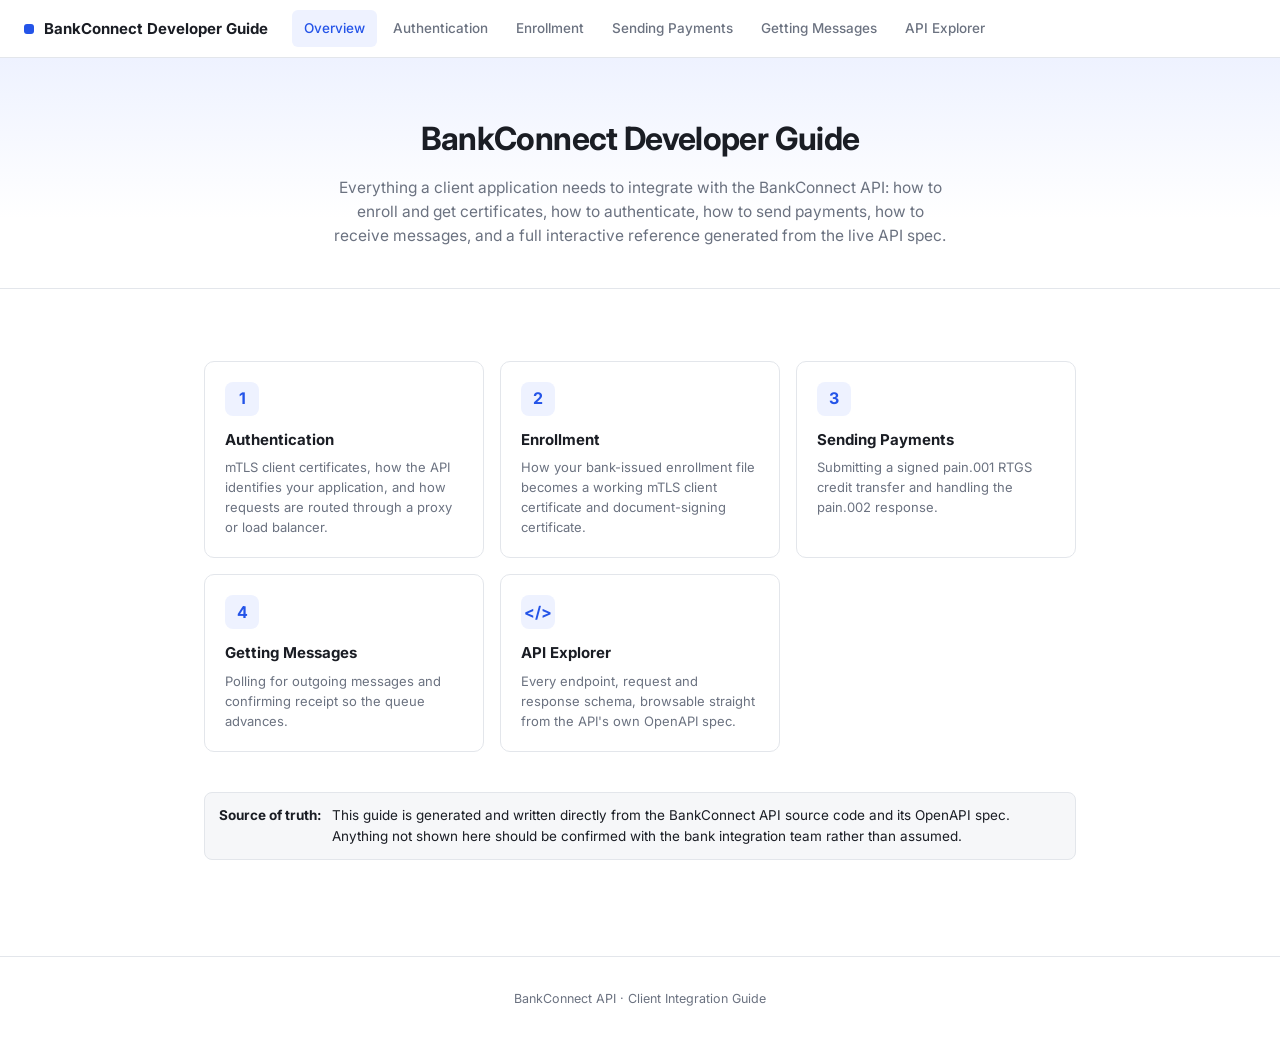
<file: docs/index.html>
<!DOCTYPE html>
<html lang="en">
<head>
<meta charset="UTF-8" />
<title>BankConnect Developer Guide</title>
<meta name="viewport" content="width=device-width, initial-scale=1" />
<link rel="stylesheet" href="assets/styles.css" />
</head>
<body data-active="Overview">
<nav class="topnav" id="topnav"></nav>

<div class="hero">
  <h1>BankConnect Developer Guide</h1>
  <p>Everything a client application needs to integrate with the BankConnect API: how to enroll and get certificates, how to authenticate, how to send payments, how to receive messages, and a full interactive reference generated from the live API spec.</p>
</div>

<div class="page">
  <div class="card-grid">
    <a class="card" href="guide/authentication.html">
      <div class="card-icon">1</div>
      <h3>Authentication</h3>
      <p>mTLS client certificates, how the API identifies your application, and how requests are routed through a proxy or load balancer.</p>
    </a>
    <a class="card" href="guide/enrollment.html">
      <div class="card-icon">2</div>
      <h3>Enrollment</h3>
      <p>How your bank-issued enrollment file becomes a working mTLS client certificate and document-signing certificate.</p>
    </a>
    <a class="card" href="guide/payments.html">
      <div class="card-icon">3</div>
      <h3>Sending Payments</h3>
      <p>Submitting a signed pain.001 RTGS credit transfer and handling the pain.002 response.</p>
    </a>
    <a class="card" href="guide/messages.html">
      <div class="card-icon">4</div>
      <h3>Getting Messages</h3>
      <p>Polling for outgoing messages and confirming receipt so the queue advances.</p>
    </a>
    <a class="card" href="explorer/index.html">
      <div class="card-icon">&lt;/&gt;</div>
      <h3>API Explorer</h3>
      <p>Every endpoint, request and response schema, browsable straight from the API's own OpenAPI spec.</p>
    </a>
  </div>

  <div class="callout" style="margin-top:40px">
    <b>Source of truth:</b>
    <span>This guide is generated and written directly from the BankConnect API source code and its OpenAPI spec. Anything not shown here should be confirmed with the bank integration team rather than assumed.</span>
  </div>
</div>

<footer class="site-footer">BankConnect API &middot; Client Integration Guide</footer>

<script src="assets/nav.js"></script>
</body>
</html>
</file>
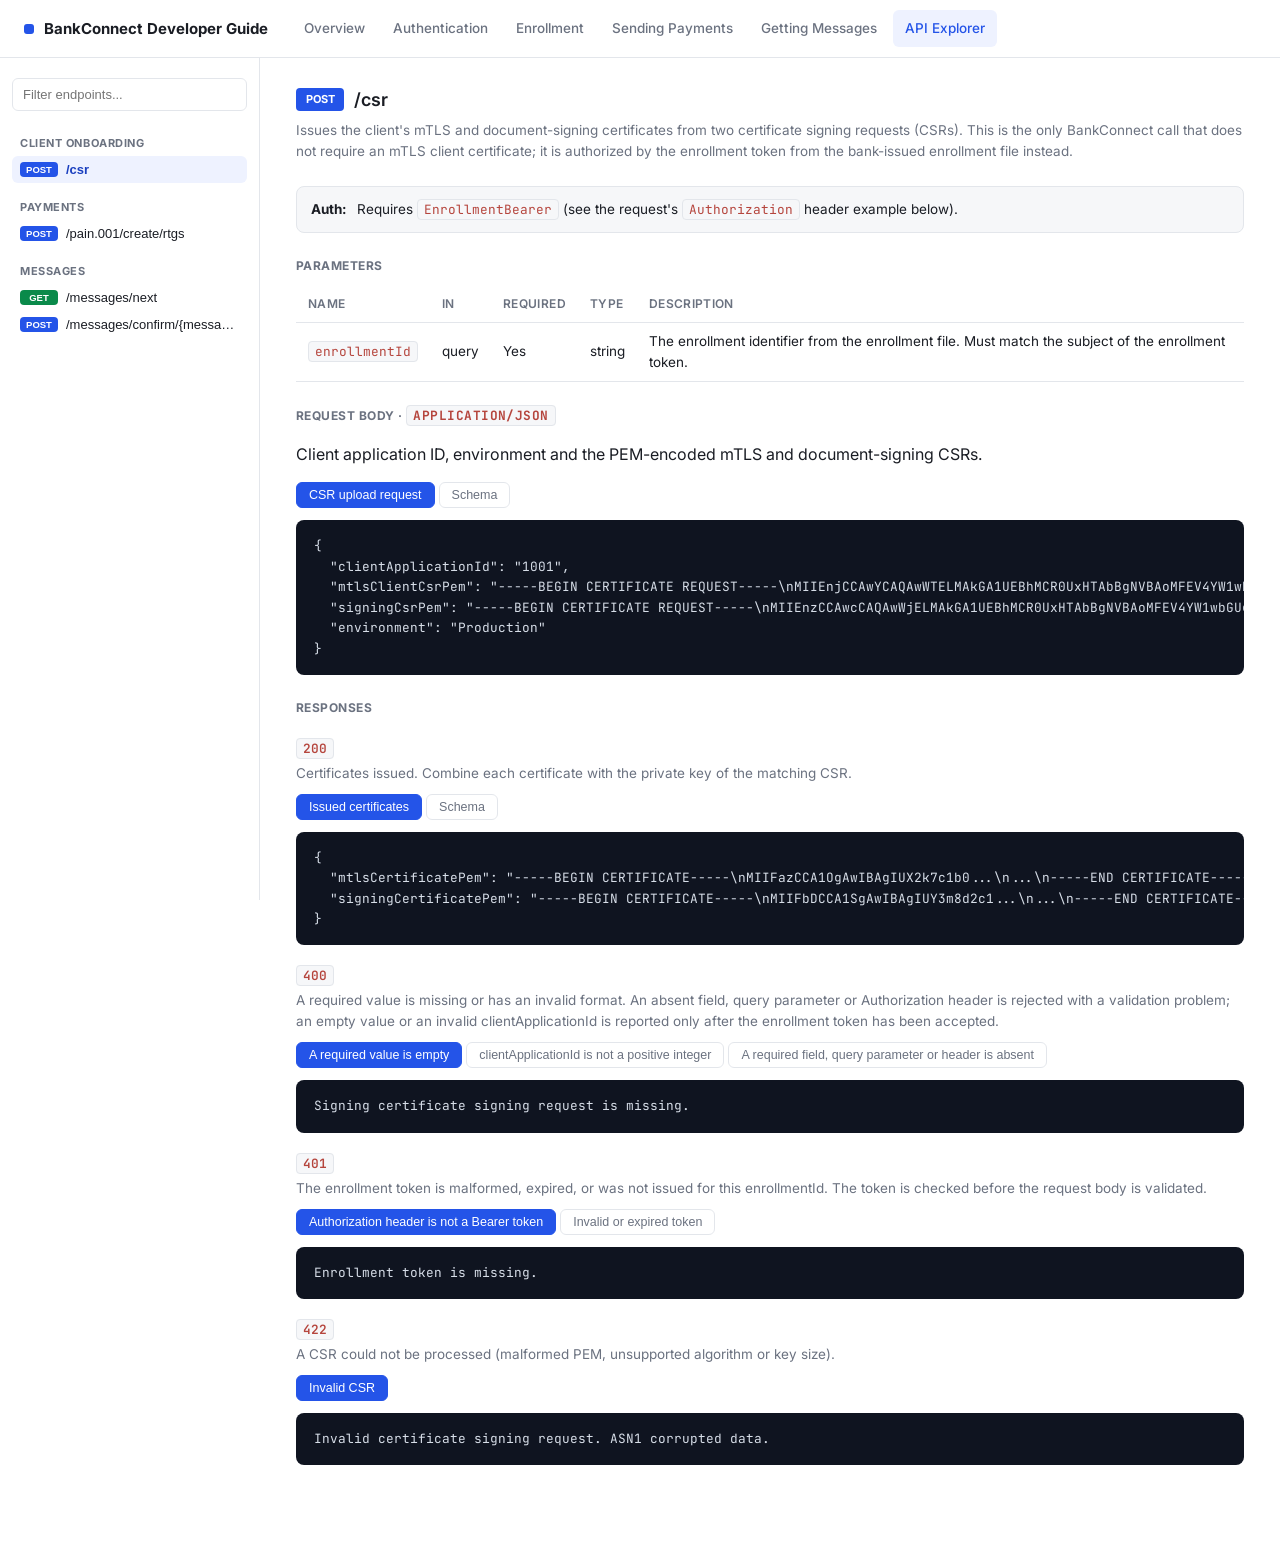
<file: docs/explorer/index.html>
<!DOCTYPE html>
<html lang="en">
<head>
<meta charset="UTF-8" />
<title>API Explorer &middot; BankConnect Developer Guide</title>
<meta name="viewport" content="width=device-width, initial-scale=1" />
<link rel="stylesheet" href="../assets/styles.css" />
</head>
<body data-active="API Explorer">
<nav class="topnav" id="topnav"></nav>

<div class="explorer-shell">
  <aside class="explorer-nav">
    <input id="explorer-search" type="search" placeholder="Filter endpoints..." />
    <div id="explorer-nav-list"></div>
  </aside>
  <main class="explorer-main" id="explorer-main">
    <div class="explorer-empty">Loading swagger.json&hellip;</div>
  </main>
</div>

<script src="../assets/nav.js"></script>
<script src="explorer.js"></script>
</body>
</html>
</file>
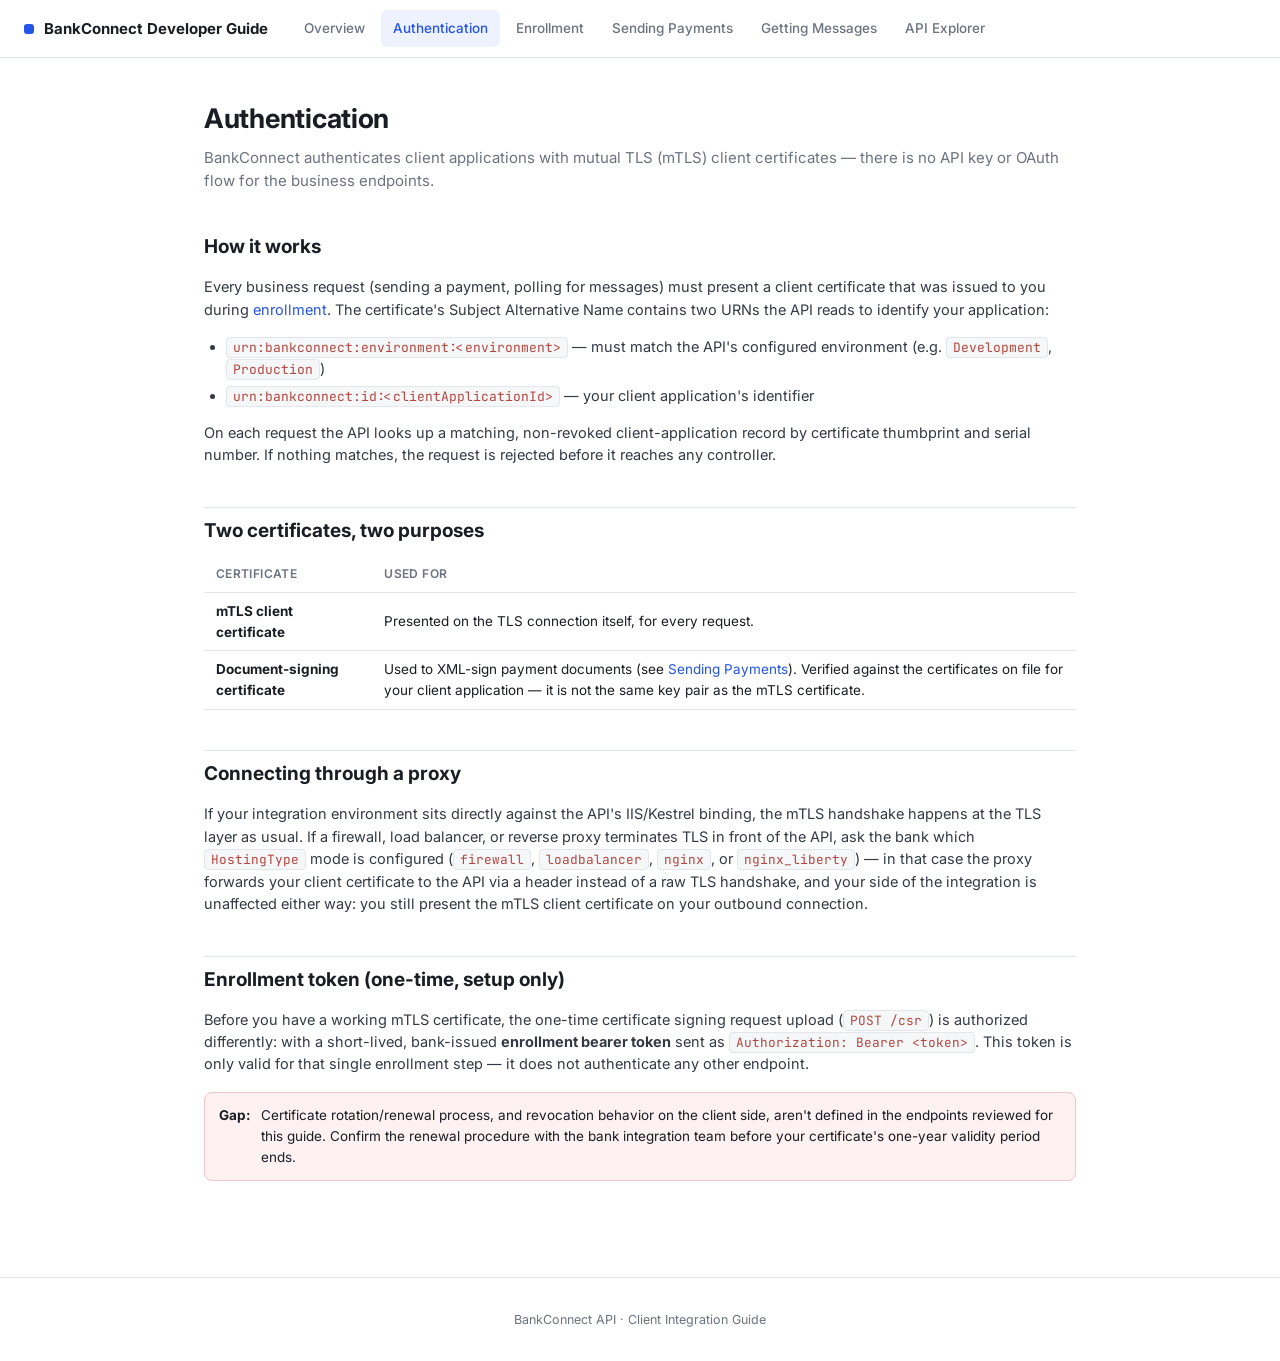
<file: docs/guide/authentication.html>
<!DOCTYPE html>
<html lang="en">
<head>
<meta charset="UTF-8" />
<title>Authentication &middot; BankConnect Developer Guide</title>
<meta name="viewport" content="width=device-width, initial-scale=1" />
<link rel="stylesheet" href="../assets/styles.css" />
</head>
<body data-active="Authentication">
<nav class="topnav" id="topnav"></nav>

<div class="page content">
  <h1>Authentication</h1>
  <p class="lede">BankConnect authenticates client applications with mutual TLS (mTLS) client certificates &mdash; there is no API key or OAuth flow for the business endpoints.</p>

  <h2>How it works</h2>
  <p>Every business request (sending a payment, polling for messages) must present a client certificate that was issued to you during <a href="enrollment.html">enrollment</a>. The certificate's Subject Alternative Name contains two URNs the API reads to identify your application:</p>
  <ul>
    <li><code>urn:bankconnect:environment:&lt;environment&gt;</code> &mdash; must match the API's configured environment (e.g. <code>Development</code>, <code>Production</code>)</li>
    <li><code>urn:bankconnect:id:&lt;clientApplicationId&gt;</code> &mdash; your client application's identifier</li>
  </ul>
  <p>On each request the API looks up a matching, non-revoked client-application record by certificate thumbprint and serial number. If nothing matches, the request is rejected before it reaches any controller.</p>

  <h2>Two certificates, two purposes</h2>
  <table>
    <thead><tr><th>Certificate</th><th>Used for</th></tr></thead>
    <tbody>
      <tr><td><b>mTLS client certificate</b></td><td>Presented on the TLS connection itself, for every request.</td></tr>
      <tr><td><b>Document-signing certificate</b></td><td>Used to XML-sign payment documents (see <a href="payments.html">Sending Payments</a>). Verified against the certificates on file for your client application &mdash; it is not the same key pair as the mTLS certificate.</td></tr>
    </tbody>
  </table>

  <h2>Connecting through a proxy</h2>
  <p>If your integration environment sits directly against the API's IIS/Kestrel binding, the mTLS handshake happens at the TLS layer as usual. If a firewall, load balancer, or reverse proxy terminates TLS in front of the API, ask the bank which <code>HostingType</code> mode is configured (<code>firewall</code>, <code>loadbalancer</code>, <code>nginx</code>, or <code>nginx_liberty</code>) &mdash; in that case the proxy forwards your client certificate to the API via a header instead of a raw TLS handshake, and your side of the integration is unaffected either way: you still present the mTLS client certificate on your outbound connection.</p>

  <h2>Enrollment token (one-time, setup only)</h2>
  <p>Before you have a working mTLS certificate, the one-time certificate signing request upload (<a href="enrollment.html"><code>POST /csr</code></a>) is authorized differently: with a short-lived, bank-issued <b>enrollment bearer token</b> sent as <code>Authorization: Bearer &lt;token&gt;</code>. This token is only valid for that single enrollment step &mdash; it does not authenticate any other endpoint.</p>

  <div class="callout gap">
    <b>Gap:</b>
    <span>Certificate rotation/renewal process, and revocation behavior on the client side, aren't defined in the endpoints reviewed for this guide. Confirm the renewal procedure with the bank integration team before your certificate's one-year validity period ends.</span>
  </div>
</div>

<footer class="site-footer">BankConnect API &middot; Client Integration Guide</footer>
<script src="../assets/nav.js"></script>
</body>
</html>
</file>
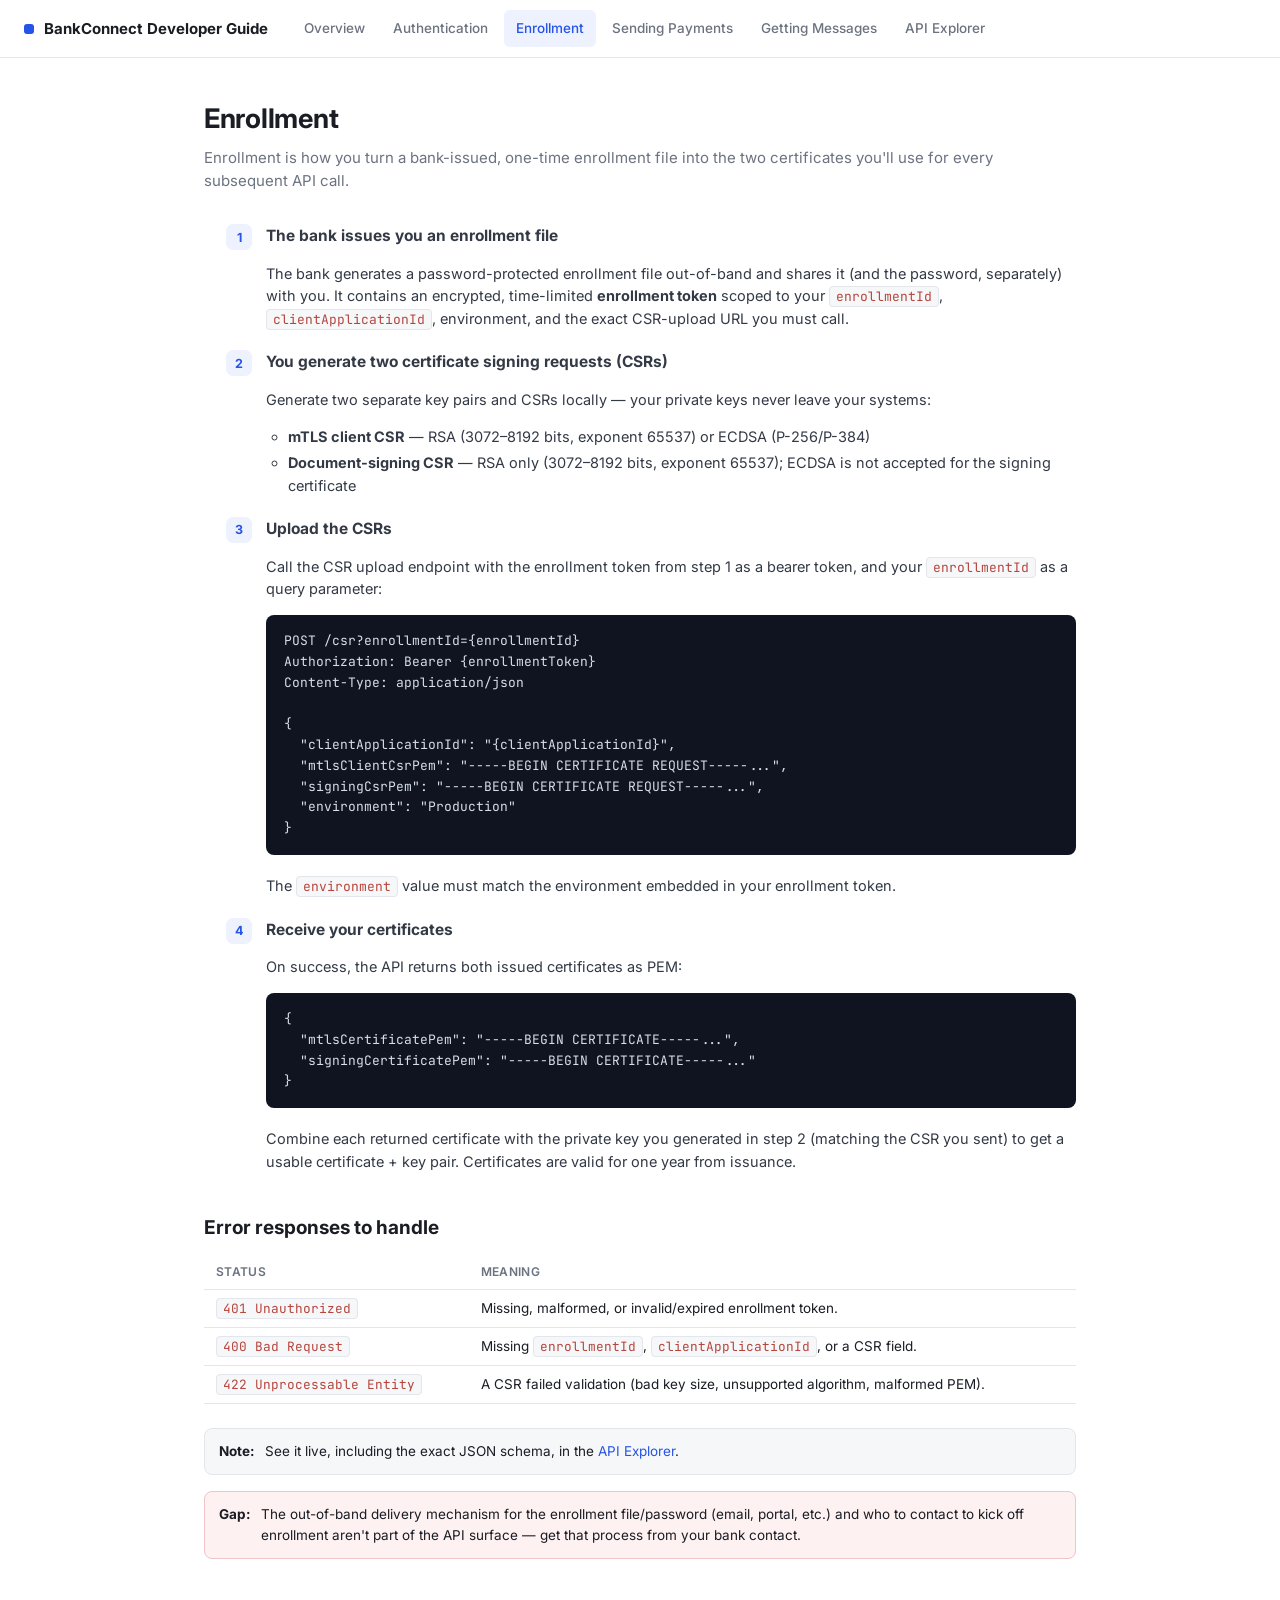
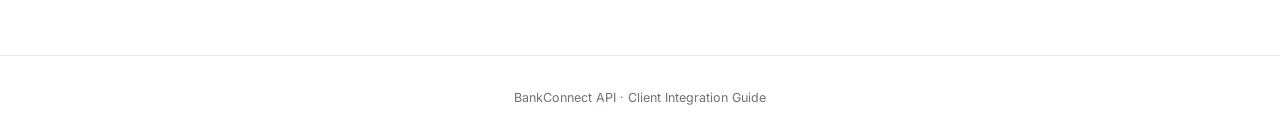
<file: docs/guide/enrollment.html>
<!DOCTYPE html>
<html lang="en">
<head>
<meta charset="UTF-8" />
<title>Enrollment &middot; BankConnect Developer Guide</title>
<meta name="viewport" content="width=device-width, initial-scale=1" />
<link rel="stylesheet" href="../assets/styles.css" />
</head>
<body data-active="Enrollment">
<nav class="topnav" id="topnav"></nav>

<div class="page content">
  <h1>Enrollment</h1>
  <p class="lede">Enrollment is how you turn a bank-issued, one-time enrollment file into the two certificates you'll use for every subsequent API call.</p>

  <ol class="steps">
    <li>
      <h3>The bank issues you an enrollment file</h3>
      <p>The bank generates a password-protected enrollment file out-of-band and shares it (and the password, separately) with you. It contains an encrypted, time-limited <b>enrollment token</b> scoped to your <code>enrollmentId</code>, <code>clientApplicationId</code>, environment, and the exact CSR-upload URL you must call.</p>
    </li>
    <li>
      <h3>You generate two certificate signing requests (CSRs)</h3>
      <p>Generate two separate key pairs and CSRs locally &mdash; your private keys never leave your systems:</p>
      <ul>
        <li><b>mTLS client CSR</b> &mdash; RSA (3072&ndash;8192 bits, exponent 65537) or ECDSA (P-256/P-384)</li>
        <li><b>Document-signing CSR</b> &mdash; RSA only (3072&ndash;8192 bits, exponent 65537); ECDSA is not accepted for the signing certificate</li>
      </ul>
    </li>
    <li>
      <h3>Upload the CSRs</h3>
      <p>Call the CSR upload endpoint with the enrollment token from step 1 as a bearer token, and your <code>enrollmentId</code> as a query parameter:</p>
      <pre><code>POST /csr?enrollmentId={enrollmentId}
Authorization: Bearer {enrollmentToken}
Content-Type: application/json

{
  "clientApplicationId": "{clientApplicationId}",
  "mtlsClientCsrPem": "-----BEGIN CERTIFICATE REQUEST-----...",
  "signingCsrPem": "-----BEGIN CERTIFICATE REQUEST-----...",
  "environment": "Production"
}</code></pre>
      <p>The <code>environment</code> value must match the environment embedded in your enrollment token.</p>
    </li>
    <li>
      <h3>Receive your certificates</h3>
      <p>On success, the API returns both issued certificates as PEM:</p>
      <pre><code>{
  "mtlsCertificatePem": "-----BEGIN CERTIFICATE-----...",
  "signingCertificatePem": "-----BEGIN CERTIFICATE-----..."
}</code></pre>
      <p>Combine each returned certificate with the private key you generated in step 2 (matching the CSR you sent) to get a usable certificate + key pair. Certificates are valid for one year from issuance.</p>
    </li>
  </ol>

  <h2>Error responses to handle</h2>
  <table>
    <thead><tr><th>Status</th><th>Meaning</th></tr></thead>
    <tbody>
      <tr><td><code>401 Unauthorized</code></td><td>Missing, malformed, or invalid/expired enrollment token.</td></tr>
      <tr><td><code>400 Bad Request</code></td><td>Missing <code>enrollmentId</code>, <code>clientApplicationId</code>, or a CSR field.</td></tr>
      <tr><td><code>422 Unprocessable Entity</code></td><td>A CSR failed validation (bad key size, unsupported algorithm, malformed PEM).</td></tr>
    </tbody>
  </table>

  <div class="callout">
    <b>Note:</b>
    <span>See it live, including the exact JSON schema, in the <a href="../explorer/index.html#POST-/csr">API Explorer</a>.</span>
  </div>

  <div class="callout gap">
    <b>Gap:</b>
    <span>The out-of-band delivery mechanism for the enrollment file/password (email, portal, etc.) and who to contact to kick off enrollment aren't part of the API surface &mdash; get that process from your bank contact.</span>
  </div>
</div>

<footer class="site-footer">BankConnect API &middot; Client Integration Guide</footer>
<script src="../assets/nav.js"></script>
</body>
</html>
</file>
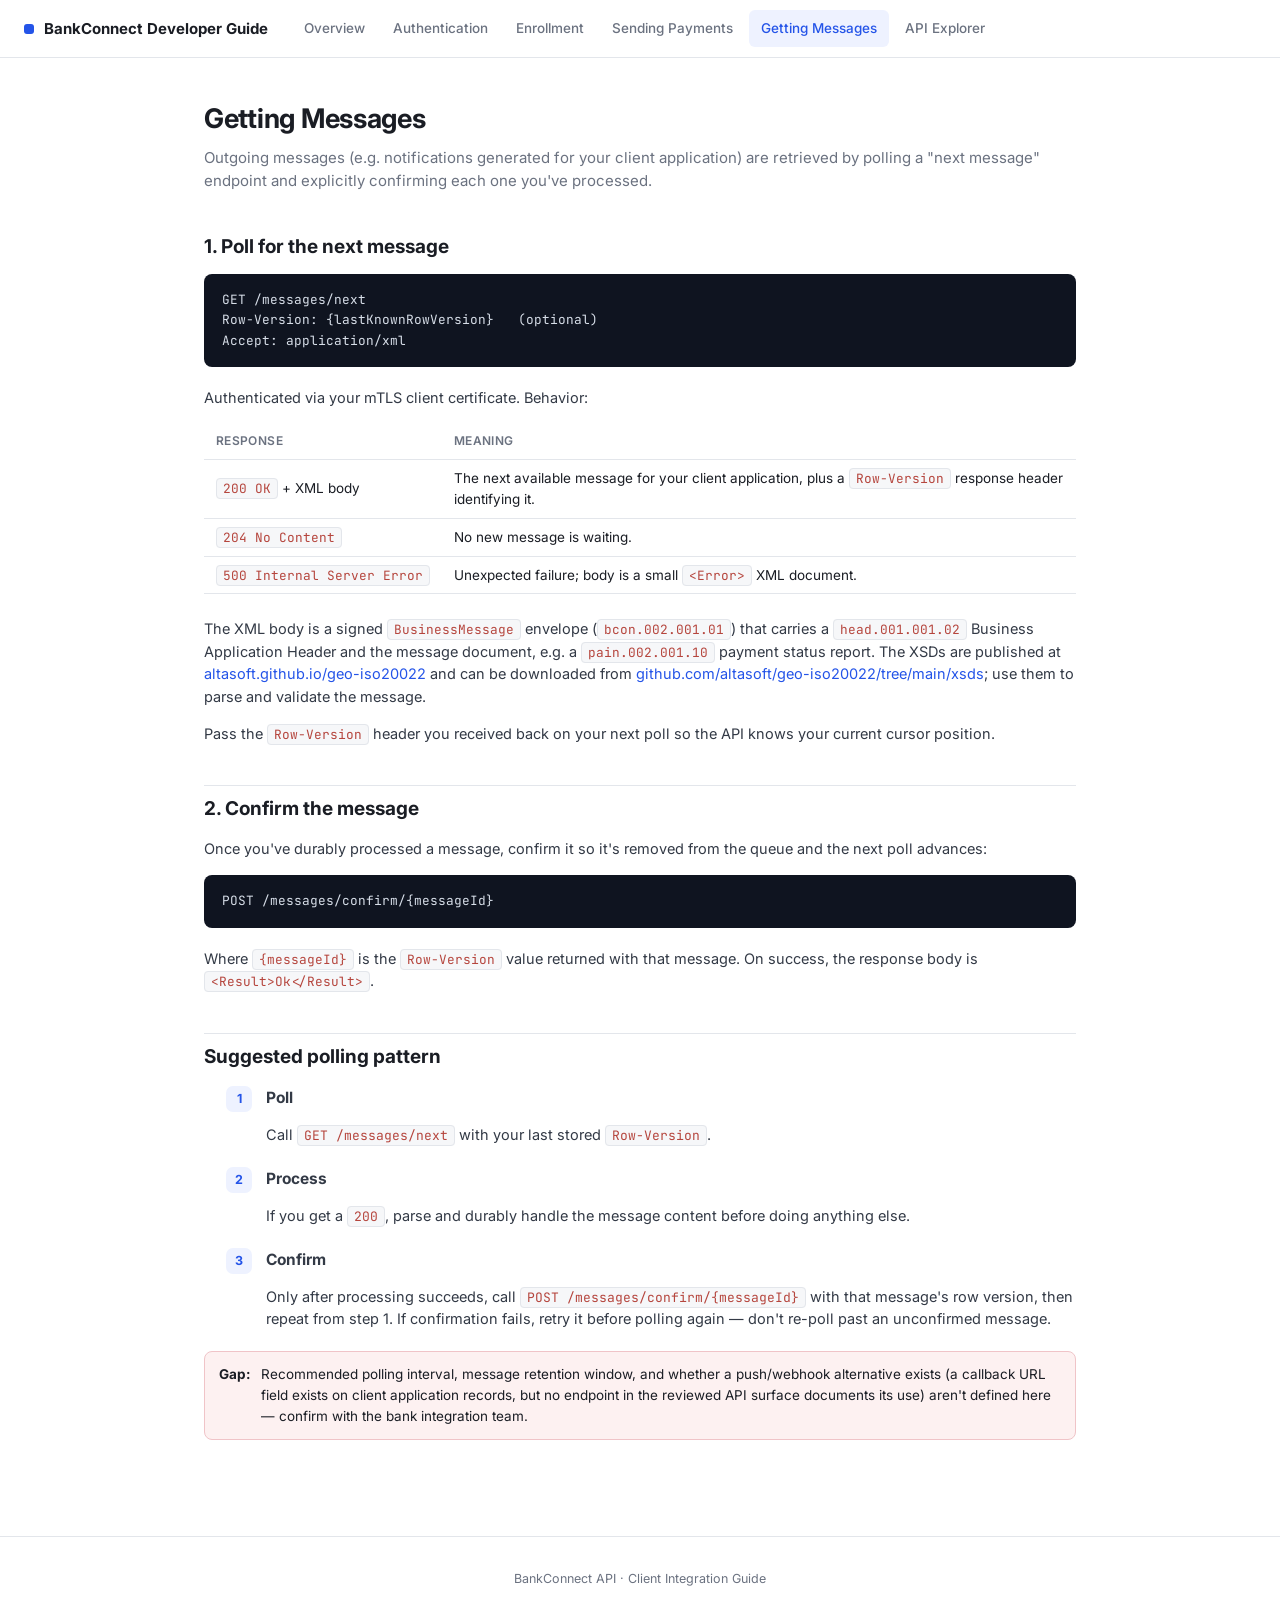
<file: docs/guide/messages.html>
<!DOCTYPE html>
<html lang="en">
<head>
<meta charset="UTF-8" />
<title>Getting Messages &middot; BankConnect Developer Guide</title>
<meta name="viewport" content="width=device-width, initial-scale=1" />
<link rel="stylesheet" href="../assets/styles.css" />
</head>
<body data-active="Getting Messages">
<nav class="topnav" id="topnav"></nav>

<div class="page content">
  <h1>Getting Messages</h1>
  <p class="lede">Outgoing messages (e.g. notifications generated for your client application) are retrieved by polling a "next message" endpoint and explicitly confirming each one you've processed.</p>

  <h2>1. Poll for the next message</h2>
  <pre><code>GET /messages/next
Row-Version: {lastKnownRowVersion}   (optional)
Accept: application/xml</code></pre>
  <p>Authenticated via your mTLS client certificate. Behavior:</p>
  <table>
    <thead><tr><th>Response</th><th>Meaning</th></tr></thead>
    <tbody>
      <tr><td><code>200 OK</code> + XML body</td><td>The next available message for your client application, plus a <code>Row-Version</code> response header identifying it.</td></tr>
      <tr><td><code>204 No Content</code></td><td>No new message is waiting.</td></tr>
      <tr><td><code>500 Internal Server Error</code></td><td>Unexpected failure; body is a small <code>&lt;Error&gt;</code> XML document.</td></tr>
    </tbody>
  </table>
  <p>The XML body is a signed <code>BusinessMessage</code> envelope (<code>bcon.002.001.01</code>) that carries a <code>head.001.001.02</code> Business Application Header and the message document, e.g. a <code>pain.002.001.10</code> payment status report. The XSDs are published at <a href="https://altasoft.github.io/geo-iso20022/" target="_blank" rel="noopener">altasoft.github.io/geo-iso20022</a> and can be downloaded from <a href="https://github.com/altasoft/geo-iso20022/tree/main/xsds" target="_blank" rel="noopener">github.com/altasoft/geo-iso20022/tree/main/xsds</a>; use them to parse and validate the message.</p>
  <p>Pass the <code>Row-Version</code> header you received back on your next poll so the API knows your current cursor position.</p>

  <h2>2. Confirm the message</h2>
  <p>Once you've durably processed a message, confirm it so it's removed from the queue and the next poll advances:</p>
  <pre><code>POST /messages/confirm/{messageId}</code></pre>
  <p>Where <code>{messageId}</code> is the <code>Row-Version</code> value returned with that message. On success, the response body is <code>&lt;Result&gt;Ok&lt;/Result&gt;</code>.</p>

  <h2>Suggested polling pattern</h2>
  <ol class="steps">
    <li><h3>Poll</h3><p>Call <code>GET /messages/next</code> with your last stored <code>Row-Version</code>.</p></li>
    <li><h3>Process</h3><p>If you get a <code>200</code>, parse and durably handle the message content before doing anything else.</p></li>
    <li><h3>Confirm</h3><p>Only after processing succeeds, call <code>POST /messages/confirm/{messageId}</code> with that message's row version, then repeat from step 1. If confirmation fails, retry it before polling again &mdash; don't re-poll past an unconfirmed message.</p></li>
  </ol>

  <div class="callout gap">
    <b>Gap:</b>
    <span>Recommended polling interval, message retention window, and whether a push/webhook alternative exists (a callback URL field exists on client application records, but no endpoint in the reviewed API surface documents its use) aren't defined here &mdash; confirm with the bank integration team.</span>
  </div>
</div>

<footer class="site-footer">BankConnect API &middot; Client Integration Guide</footer>
<script src="../assets/nav.js"></script>
</body>
</html>
</file>
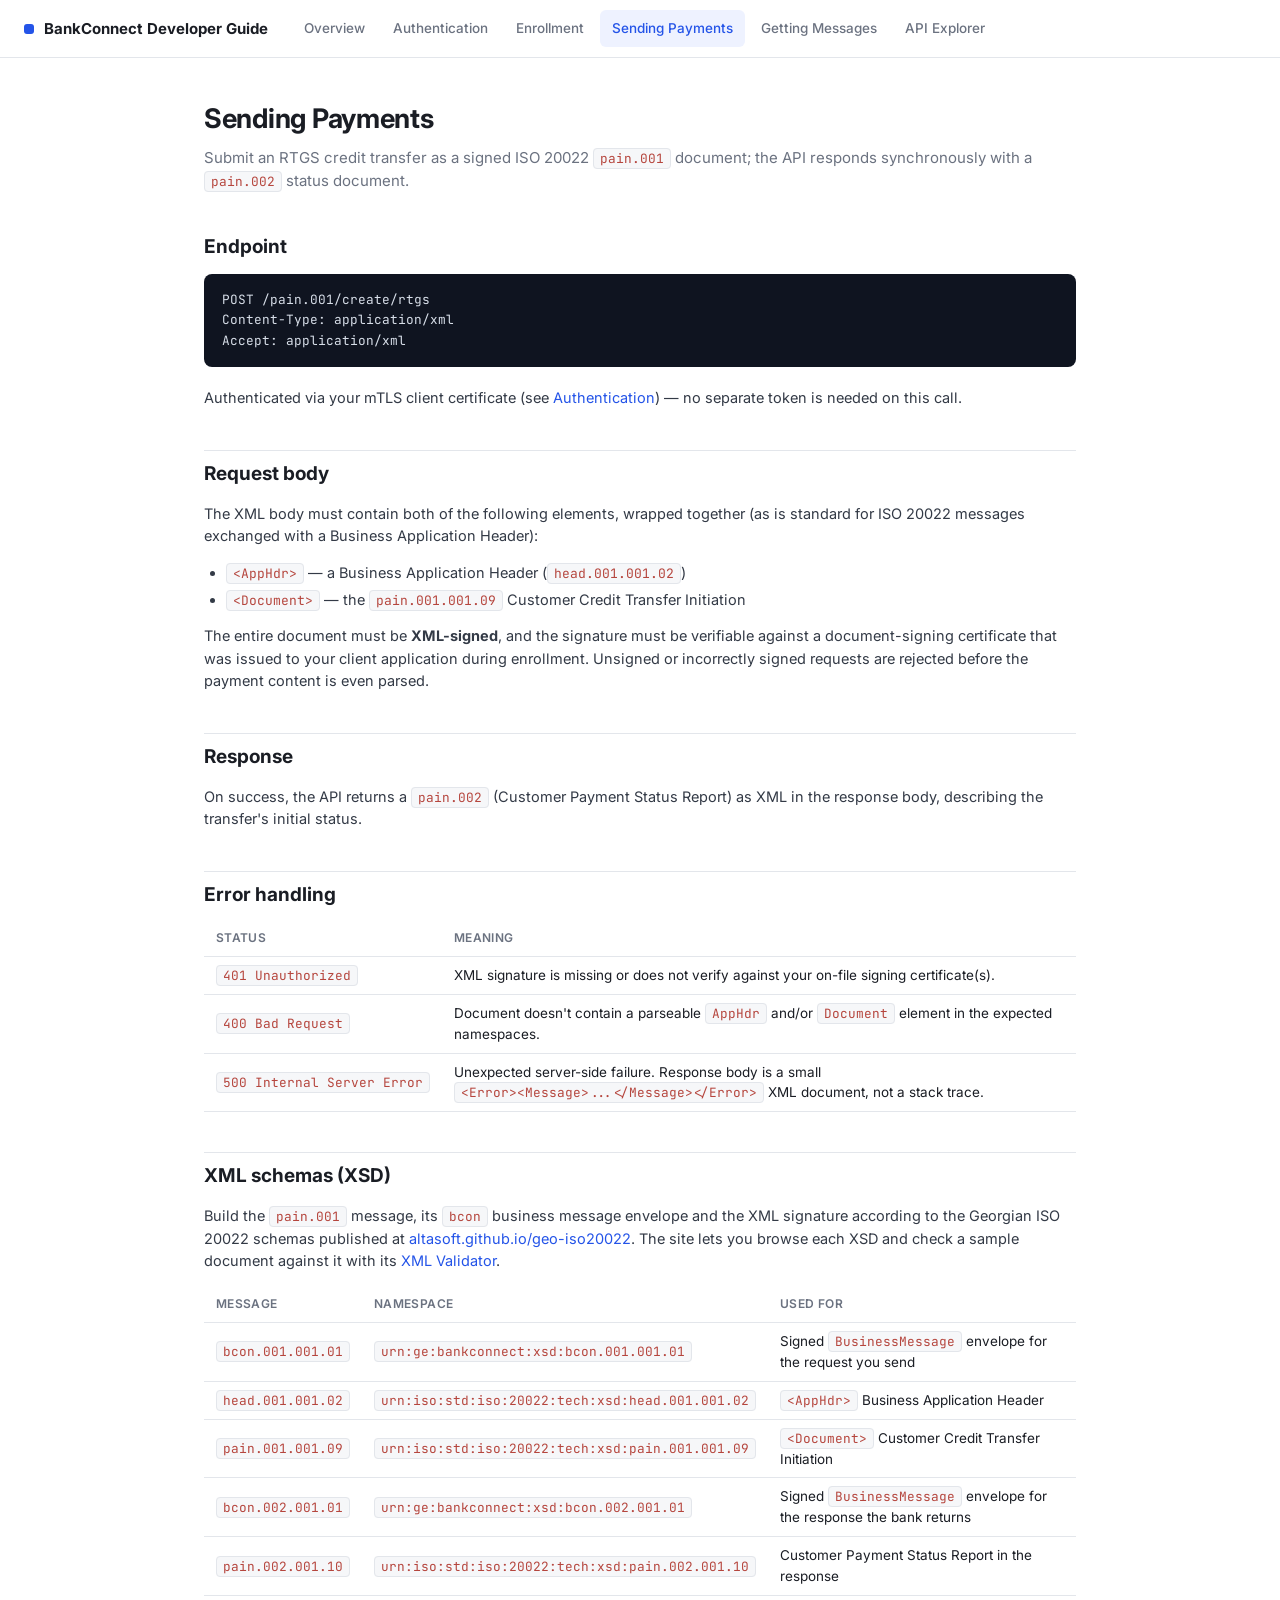
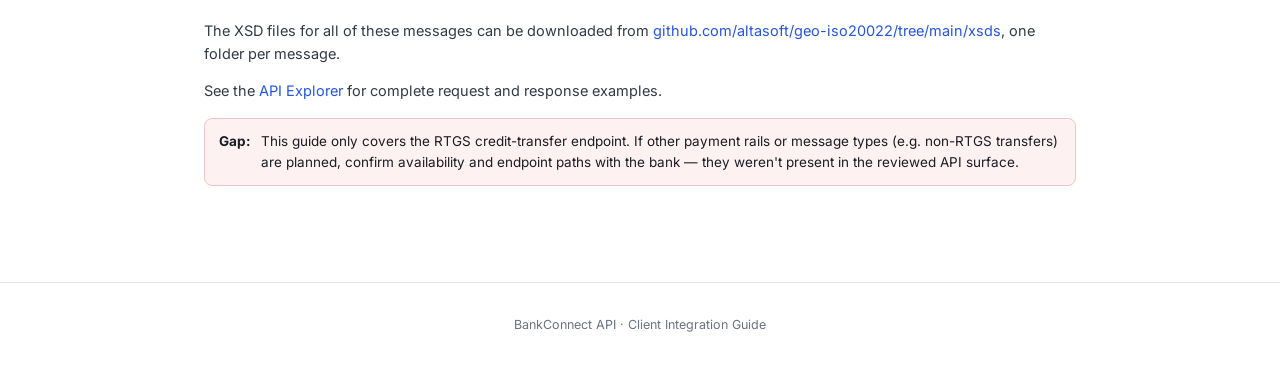
<file: docs/guide/payments.html>
<!DOCTYPE html>
<html lang="en">
<head>
<meta charset="UTF-8" />
<title>Sending Payments &middot; BankConnect Developer Guide</title>
<meta name="viewport" content="width=device-width, initial-scale=1" />
<link rel="stylesheet" href="../assets/styles.css" />
</head>
<body data-active="Sending Payments">
<nav class="topnav" id="topnav"></nav>

<div class="page content">
  <h1>Sending Payments</h1>
  <p class="lede">Submit an RTGS credit transfer as a signed ISO 20022 <code>pain.001</code> document; the API responds synchronously with a <code>pain.002</code> status document.</p>

  <h2>Endpoint</h2>
  <pre><code>POST /pain.001/create/rtgs
Content-Type: application/xml
Accept: application/xml</code></pre>
  <p>Authenticated via your mTLS client certificate (see <a href="authentication.html">Authentication</a>) &mdash; no separate token is needed on this call.</p>

  <h2>Request body</h2>
  <p>The XML body must contain both of the following elements, wrapped together (as is standard for ISO 20022 messages exchanged with a Business Application Header):</p>
  <ul>
    <li><code>&lt;AppHdr&gt;</code> &mdash; a Business Application Header (<code>head.001.001.02</code>)</li>
    <li><code>&lt;Document&gt;</code> &mdash; the <code>pain.001.001.09</code> Customer Credit Transfer Initiation</li>
  </ul>
  <p>The entire document must be <b>XML-signed</b>, and the signature must be verifiable against a document-signing certificate that was issued to your client application during enrollment. Unsigned or incorrectly signed requests are rejected before the payment content is even parsed.</p>

  <h2>Response</h2>
  <p>On success, the API returns a <code>pain.002</code> (Customer Payment Status Report) as XML in the response body, describing the transfer's initial status.</p>

  <h2>Error handling</h2>
  <table>
    <thead><tr><th>Status</th><th>Meaning</th></tr></thead>
    <tbody>
      <tr><td><code>401 Unauthorized</code></td><td>XML signature is missing or does not verify against your on-file signing certificate(s).</td></tr>
      <tr><td><code>400 Bad Request</code></td><td>Document doesn't contain a parseable <code>AppHdr</code> and/or <code>Document</code> element in the expected namespaces.</td></tr>
      <tr><td><code>500 Internal Server Error</code></td><td>Unexpected server-side failure. Response body is a small <code>&lt;Error&gt;&lt;Message&gt;...&lt;/Message&gt;&lt;/Error&gt;</code> XML document, not a stack trace.</td></tr>
    </tbody>
  </table>

  <h2>XML schemas (XSD)</h2>
  <p>Build the <code>pain.001</code> message, its <code>bcon</code> business message envelope and the XML signature according to the Georgian ISO 20022 schemas published at <a href="https://altasoft.github.io/geo-iso20022/" target="_blank" rel="noopener">altasoft.github.io/geo-iso20022</a>. The site lets you browse each XSD and check a sample document against it with its <a href="https://altasoft.github.io/geo-iso20022/validator.html" target="_blank" rel="noopener">XML Validator</a>.</p>
  <table>
    <thead><tr><th>Message</th><th>Namespace</th><th>Used for</th></tr></thead>
    <tbody>
      <tr><td><code>bcon.001.001.01</code></td><td><code>urn:ge:bankconnect:xsd:bcon.001.001.01</code></td><td>Signed <code>BusinessMessage</code> envelope for the request you send</td></tr>
      <tr><td><code>head.001.001.02</code></td><td><code>urn:iso:std:iso:20022:tech:xsd:head.001.001.02</code></td><td><code>&lt;AppHdr&gt;</code> Business Application Header</td></tr>
      <tr><td><code>pain.001.001.09</code></td><td><code>urn:iso:std:iso:20022:tech:xsd:pain.001.001.09</code></td><td><code>&lt;Document&gt;</code> Customer Credit Transfer Initiation</td></tr>
      <tr><td><code>bcon.002.001.01</code></td><td><code>urn:ge:bankconnect:xsd:bcon.002.001.01</code></td><td>Signed <code>BusinessMessage</code> envelope for the response the bank returns</td></tr>
      <tr><td><code>pain.002.001.10</code></td><td><code>urn:iso:std:iso:20022:tech:xsd:pain.002.001.10</code></td><td>Customer Payment Status Report in the response</td></tr>
    </tbody>
  </table>
  <p>The XSD files for all of these messages can be downloaded from <a href="https://github.com/altasoft/geo-iso20022/tree/main/xsds" target="_blank" rel="noopener">github.com/altasoft/geo-iso20022/tree/main/xsds</a>, one folder per message.</p>
  <p>See the <a href="../explorer/index.html">API Explorer</a> for complete request and response examples.</p>

  <div class="callout gap">
    <b>Gap:</b>
    <span>This guide only covers the RTGS credit-transfer endpoint. If other payment rails or message types (e.g. non-RTGS transfers) are planned, confirm availability and endpoint paths with the bank &mdash; they weren't present in the reviewed API surface.</span>
  </div>
</div>

<footer class="site-footer">BankConnect API &middot; Client Integration Guide</footer>
<script src="../assets/nav.js"></script>
</body>
</html>
</file>
<file: docs/assets/styles.css>
@import url('https://fonts.googleapis.com/css2?family=Inter:wght@400;500;600;700&family=JetBrains+Mono:wght@400;500&display=swap');

:root {
  --bg: #ffffff;
  --bg-subtle: #f6f7f9;
  --border: #e3e6eb;
  --text: #1a1d24;
  --text-muted: #6b7280;
  --brand: #2454e8;
  --brand-dark: #1a3fbf;
  --brand-bg: #eef2ff;
  --code-bg: #0f1420;
  --code-text: #d7dee8;
  --get: #0a8a4a;
  --post: #2454e8;
  --put: #a9650b;
  --delete: #c02c38;
  --radius: 8px;
  --max-width: 920px;
}

* , *::before, *::after { box-sizing: border-box; }
html, body { margin: 0; padding: 0; }
body {
  font-family: 'Inter', system-ui, -apple-system, sans-serif;
  color: var(--text);
  background: var(--bg);
  line-height: 1.55;
  -webkit-font-smoothing: antialiased;
}
a { color: var(--brand); text-decoration: none; }
a:hover { text-decoration: underline; }
code, pre, .mono { font-family: 'JetBrains Mono', ui-monospace, monospace; }

/* ─── Top nav ─────────────────────────────────────────── */
.topnav {
  position: sticky; top: 0; z-index: 20;
  display: flex; align-items: center; gap: 24px;
  height: 58px; padding: 0 24px;
  background: rgba(255,255,255,.92); backdrop-filter: blur(6px);
  border-bottom: 1px solid var(--border);
}
.topnav-brand { display: flex; align-items: center; gap: 10px; font-weight: 700; font-size: 15px; white-space: nowrap; }
.topnav-brand .dot { width: 10px; height: 10px; border-radius: 3px; background: var(--brand); }
.topnav-links { display: flex; gap: 4px; flex-wrap: wrap; }
.topnav-links a {
  color: var(--text-muted); font-size: 13.5px; font-weight: 500;
  padding: 8px 12px; border-radius: 6px;
}
.topnav-links a:hover { background: var(--bg-subtle); text-decoration: none; color: var(--text); }
.topnav-links a.active { color: var(--brand); background: var(--brand-bg); }

/* ─── Page shell ──────────────────────────────────────── */
.page { max-width: var(--max-width); margin: 0 auto; padding: 40px 24px 80px; }
.page-wide { max-width: 1180px; }

.hero { padding: 56px 24px 40px; text-align: center; border-bottom: 1px solid var(--border); background: linear-gradient(180deg, var(--brand-bg), transparent 70%); }
.hero h1 { font-size: 32px; margin: 0 0 12px; letter-spacing: -0.02em; }
.hero p { color: var(--text-muted); font-size: 15.5px; max-width: 620px; margin: 0 auto; }

.card-grid { display: grid; grid-template-columns: repeat(auto-fit, minmax(240px, 1fr)); gap: 16px; margin-top: 32px; }
.card {
  display: block; padding: 20px; border: 1px solid var(--border); border-radius: 10px;
  background: var(--bg); transition: border-color .12s, box-shadow .12s;
}
.card:hover { border-color: var(--brand); box-shadow: 0 2px 10px rgba(36,84,232,.08); text-decoration: none; }
.card-icon { width: 34px; height: 34px; border-radius: 8px; background: var(--brand-bg); color: var(--brand); display: flex; align-items: center; justify-content: center; font-weight: 700; margin-bottom: 12px; }
.card h3 { margin: 0 0 6px; font-size: 15px; color: var(--text); }
.card p { margin: 0; font-size: 13px; color: var(--text-muted); }

/* ─── Typography for content pages ───────────────────── */
.content h1 { font-size: 27px; margin: 0 0 6px; letter-spacing: -0.01em; }
.content .lede { color: var(--text-muted); font-size: 15px; margin: 0 0 32px; }
.content h2 { font-size: 19px; margin: 40px 0 12px; padding-top: 8px; border-top: 1px solid var(--border); }
.content h2:first-of-type { border-top: none; padding-top: 0; }
.content h3 { font-size: 15.5px; margin: 24px 0 8px; }
.content p { font-size: 14.5px; color: #333a46; }
.content ul, .content ol { font-size: 14.5px; color: #333a46; padding-left: 22px; }
.content li { margin: 4px 0; }
.content li code { font-size: 13px; }

.callout {
  display: flex; gap: 10px; padding: 12px 14px; border-radius: 8px; margin: 16px 0;
  font-size: 13.5px; border: 1px solid var(--border); background: var(--bg-subtle);
}
.callout.warn { background: #fff8ec; border-color: #f3d9a4; }
.callout.gap { background: #fdf1f1; border-color: #f0c4c8; }
.callout b { flex-shrink: 0; }

pre {
  background: var(--code-bg); color: var(--code-text); border-radius: var(--radius);
  padding: 16px 18px; overflow-x: auto; font-size: 12.8px; line-height: 1.6;
  margin: 12px 0 20px;
}
pre code { font-family: inherit; }
:not(pre) > code {
  background: var(--bg-subtle); border: 1px solid var(--border); border-radius: 4px;
  padding: 1px 6px; font-size: 12.8px; color: #b5453d;
}

table { border-collapse: collapse; width: 100%; margin: 12px 0 24px; font-size: 13.5px; }
th, td { text-align: left; padding: 8px 12px; border-bottom: 1px solid var(--border); }
th { color: var(--text-muted); font-weight: 600; font-size: 12px; text-transform: uppercase; letter-spacing: .03em; }
td code { white-space: nowrap; }

.steps { counter-reset: step; list-style: none; padding: 0; }
.steps > li { counter-increment: step; position: relative; padding-left: 40px; margin-bottom: 20px; }
.steps > li::before {
  content: counter(step); position: absolute; left: 0; top: 0;
  width: 26px; height: 26px; border-radius: 7px; background: var(--brand-bg); color: var(--brand);
  display: flex; align-items: center; justify-content: center; font-weight: 700; font-size: 12.5px;
}
.steps > li h3 { margin: 2px 0 6px; }

footer.site-footer { text-align: center; padding: 32px 24px; color: var(--text-muted); font-size: 12.5px; border-top: 1px solid var(--border); }

/* ─── Explorer ────────────────────────────────────────── */
.explorer-shell { display: flex; min-height: calc(100vh - 58px); }
.explorer-nav { width: 260px; flex-shrink: 0; border-right: 1px solid var(--border); padding: 20px 12px; overflow-y: auto; height: calc(100vh - 58px); position: sticky; top: 58px; }
.explorer-nav input {
  width: 100%; padding: 8px 10px; border: 1px solid var(--border); border-radius: 6px;
  font-size: 13px; margin-bottom: 14px;
}
.explorer-group { margin-bottom: 6px; }
.explorer-group-title { font-size: 11px; font-weight: 700; text-transform: uppercase; letter-spacing: .05em; color: var(--text-muted); padding: 10px 8px 4px; }
.explorer-item {
  display: flex; align-items: center; gap: 8px; width: 100%; text-align: left;
  padding: 6px 8px; border-radius: 6px; border: none; background: none; cursor: pointer;
  font-size: 13px; color: var(--text);
}
.explorer-item:hover { background: var(--bg-subtle); }
.explorer-item.active { background: var(--brand-bg); color: var(--brand-dark); font-weight: 600; }
.method-tag { font-size: 9.5px; font-weight: 700; padding: 2px 5px; border-radius: 4px; color: #fff; flex-shrink: 0; min-width: 38px; text-align: center; }
.method-get { background: var(--get); }
.method-post { background: var(--post); }
.method-put { background: var(--put); }
.method-delete { background: var(--delete); }
.explorer-item .path-text { overflow: hidden; text-overflow: ellipsis; white-space: nowrap; }

.explorer-main { flex: 1; min-width: 0; padding: 28px 36px 80px; }
.op-header { display: flex; align-items: center; gap: 10px; margin-bottom: 6px; }
.op-header .method-tag { font-size: 11px; padding: 3px 8px; min-width: 48px; }
.op-path { font-size: 18px; font-weight: 600; }
.op-summary { color: var(--text-muted); font-size: 13.5px; margin: 4px 0 24px; }
.op-section-title { font-size: 12px; font-weight: 700; text-transform: uppercase; letter-spacing: .04em; color: var(--text-muted); margin: 24px 0 8px; }
.explorer-main h3 { font-size: 13.5px; font-weight: 600; margin: 20px 0 4px; }
.explorer-main .op-desc { font-size: 13.5px; font-weight: 400; color: var(--text-muted); margin: 0 0 10px; }
.tabs { display: flex; gap: 4px; margin-bottom: 8px; }
.tab-btn { padding: 5px 12px; border-radius: 6px; border: 1px solid var(--border); background: var(--bg); font-size: 12.5px; cursor: pointer; color: var(--text-muted); }
.tab-btn.active { background: var(--brand); color: #fff; border-color: var(--brand); }
.explorer-empty { color: var(--text-muted); font-size: 14px; padding: 60px 0; text-align: center; }

@media (max-width: 860px) {
  .explorer-shell { flex-direction: column; }
  .explorer-nav { position: static; height: auto; width: 100%; border-right: none; border-bottom: 1px solid var(--border); }
}
</file>
